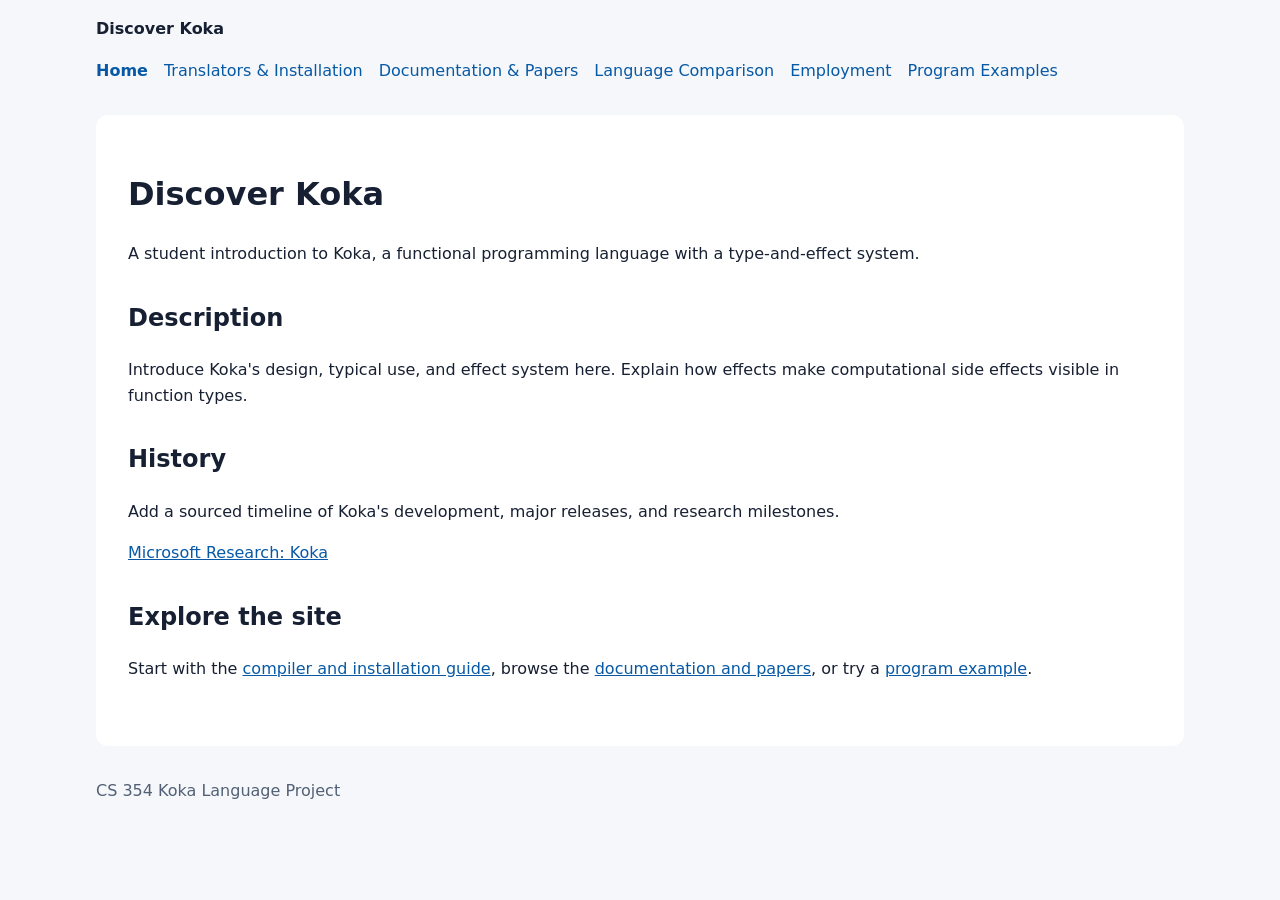
<file: Html/index.html>
<!doctype html>
<html lang="en">
<head>
  <meta charset="utf-8">
  <meta name="viewport" content="width=device-width, initial-scale=1">
  <title>Koka | Home</title>
  <link rel="stylesheet" href="styles.css">
</head>
<body>
  <header>
    <a href="index.html"><strong>Discover Koka</strong></a>
    <nav aria-label="Main navigation">
      <ul>
        <li><a href="index.html" aria-current="page">Home</a></li>
        <li><a href="installation.html">Translators &amp; Installation</a></li>
        <li><a href="resources.html">Documentation &amp; Papers</a></li>
        <li><a href="comparison.html">Language Comparison</a></li>
        <li><a href="employment.html">Employment</a></li>
        <li><a href="examples.html">Program Examples</a></li>
      </ul>
    </nav>
  </header>
  <main>
    <h1>Discover Koka</h1>
    <p>A student introduction to Koka, a functional programming language with a type-and-effect system.</p>

    <section aria-labelledby="description">
      <h2 id="description">Description</h2>
      <p>Introduce Koka's design, typical use, and effect system here. Explain how effects make computational side effects visible in function types.</p>
    </section>

    <section aria-labelledby="history">
      <h2 id="history">History</h2>
      <p>Add a sourced timeline of Koka's development, major releases, and research milestones.</p>
      <p><a href="https://www.microsoft.com/en-us/research/project/koka/">Microsoft Research: Koka</a></p>
    </section>

    <section aria-labelledby="explore">
      <h2 id="explore">Explore the site</h2>
      <p>Start with the <a href="installation.html">compiler and installation guide</a>, browse the <a href="resources.html">documentation and papers</a>, or try a <a href="examples.html">program example</a>.</p>
    </section>
  </main>
  <footer><p>CS 354 Koka Language Project</p></footer>
</body>
</html>
</file>
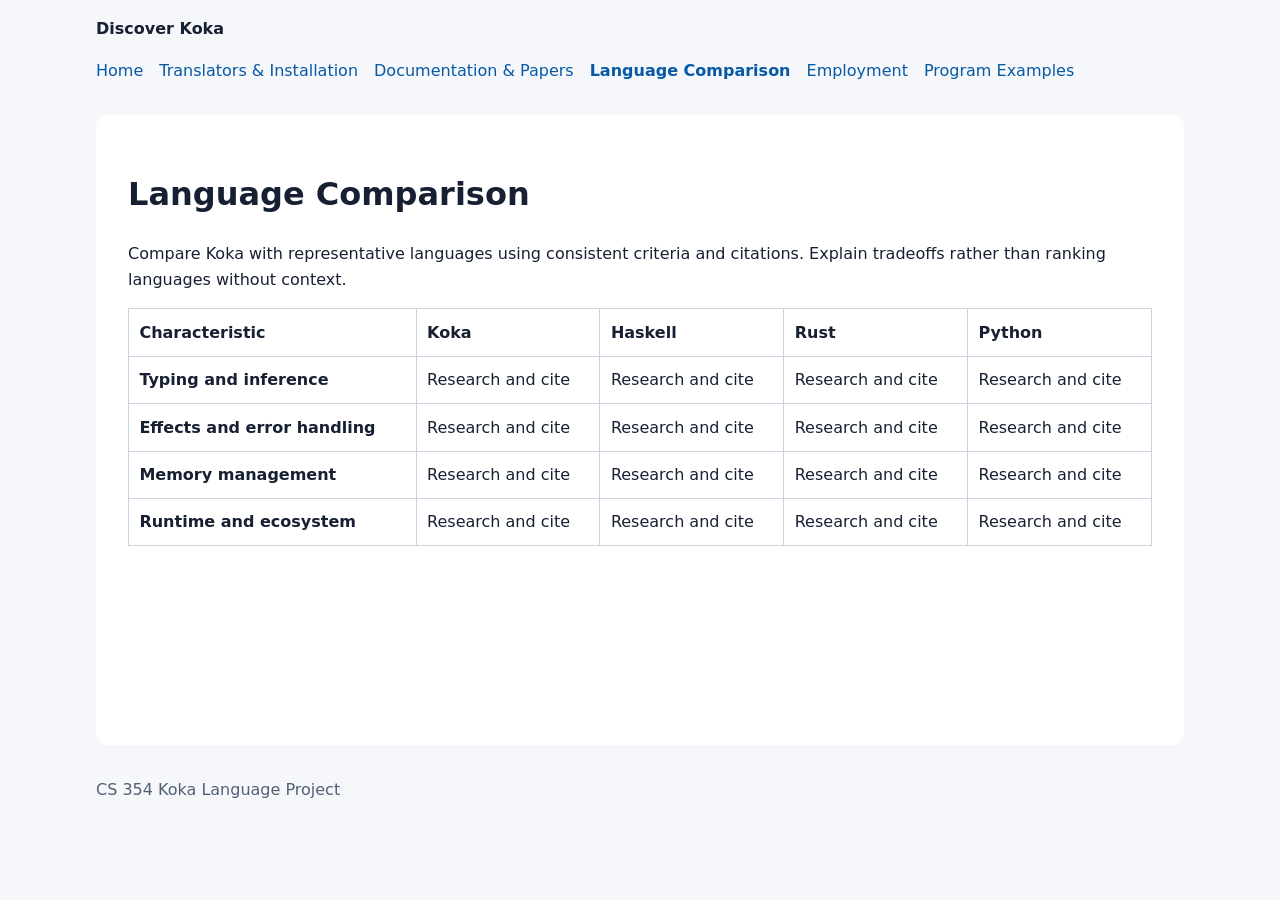
<file: Html/comparison.html>
<!doctype html>
<html lang="en">
<head>
  <meta charset="utf-8">
  <meta name="viewport" content="width=device-width, initial-scale=1">
  <title>Koka | Language Comparison</title>
  <link rel="stylesheet" href="styles.css">
</head>
<body>
  <header>
    <a href="index.html"><strong>Discover Koka</strong></a>
    <nav aria-label="Main navigation">
      <ul>
        <li><a href="index.html">Home</a></li>
        <li><a href="installation.html">Translators &amp; Installation</a></li>
        <li><a href="resources.html">Documentation &amp; Papers</a></li>
        <li><a href="comparison.html" aria-current="page">Language Comparison</a></li>
        <li><a href="employment.html">Employment</a></li>
        <li><a href="examples.html">Program Examples</a></li>
      </ul>
    </nav>
  </header>
  <main>
    <h1>Language Comparison</h1>
    <p>Compare Koka with representative languages using consistent criteria and citations. Explain tradeoffs rather than ranking languages without context.</p>
    <table>
      <thead>
        <tr><th scope="col">Characteristic</th><th scope="col">Koka</th><th scope="col">Haskell</th><th scope="col">Rust</th><th scope="col">Python</th></tr>
      </thead>
      <tbody>
        <tr><th scope="row">Typing and inference</th><td>Research and cite</td><td>Research and cite</td><td>Research and cite</td><td>Research and cite</td></tr>
        <tr><th scope="row">Effects and error handling</th><td>Research and cite</td><td>Research and cite</td><td>Research and cite</td><td>Research and cite</td></tr>
        <tr><th scope="row">Memory management</th><td>Research and cite</td><td>Research and cite</td><td>Research and cite</td><td>Research and cite</td></tr>
        <tr><th scope="row">Runtime and ecosystem</th><td>Research and cite</td><td>Research and cite</td><td>Research and cite</td><td>Research and cite</td></tr>
      </tbody>
    </table>
  </main>
  <footer><p>CS 354 Koka Language Project</p></footer>
</body>
</html>
</file>
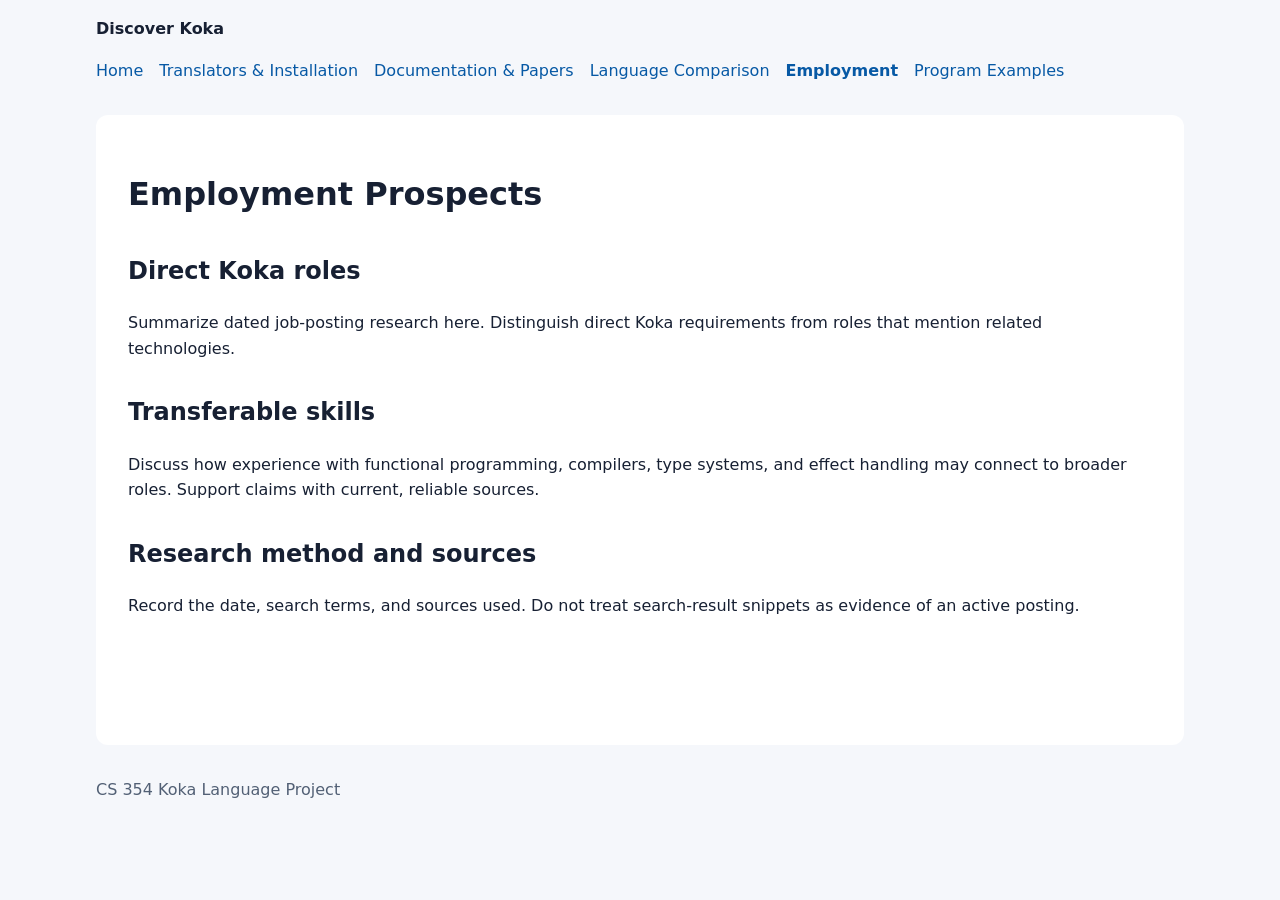
<file: Html/employment.html>
<!doctype html>
<html lang="en">
<head>
  <meta charset="utf-8">
  <meta name="viewport" content="width=device-width, initial-scale=1">
  <title>Koka | Employment Prospects</title>
  <link rel="stylesheet" href="styles.css">
</head>
<body>
  <header>
    <a href="index.html"><strong>Discover Koka</strong></a>
    <nav aria-label="Main navigation">
      <ul>
        <li><a href="index.html">Home</a></li>
        <li><a href="installation.html">Translators &amp; Installation</a></li>
        <li><a href="resources.html">Documentation &amp; Papers</a></li>
        <li><a href="comparison.html">Language Comparison</a></li>
        <li><a href="employment.html" aria-current="page">Employment</a></li>
        <li><a href="examples.html">Program Examples</a></li>
      </ul>
    </nav>
  </header>
  <main>
    <h1>Employment Prospects</h1>
    <section>
      <h2>Direct Koka roles</h2>
      <p>Summarize dated job-posting research here. Distinguish direct Koka requirements from roles that mention related technologies.</p>
    </section>
    <section>
      <h2>Transferable skills</h2>
      <p>Discuss how experience with functional programming, compilers, type systems, and effect handling may connect to broader roles. Support claims with current, reliable sources.</p>
    </section>
    <section>
      <h2>Research method and sources</h2>
      <p>Record the date, search terms, and sources used. Do not treat search-result snippets as evidence of an active posting.</p>
    </section>
  </main>
  <footer><p>CS 354 Koka Language Project</p></footer>
</body>
</html>
</file>
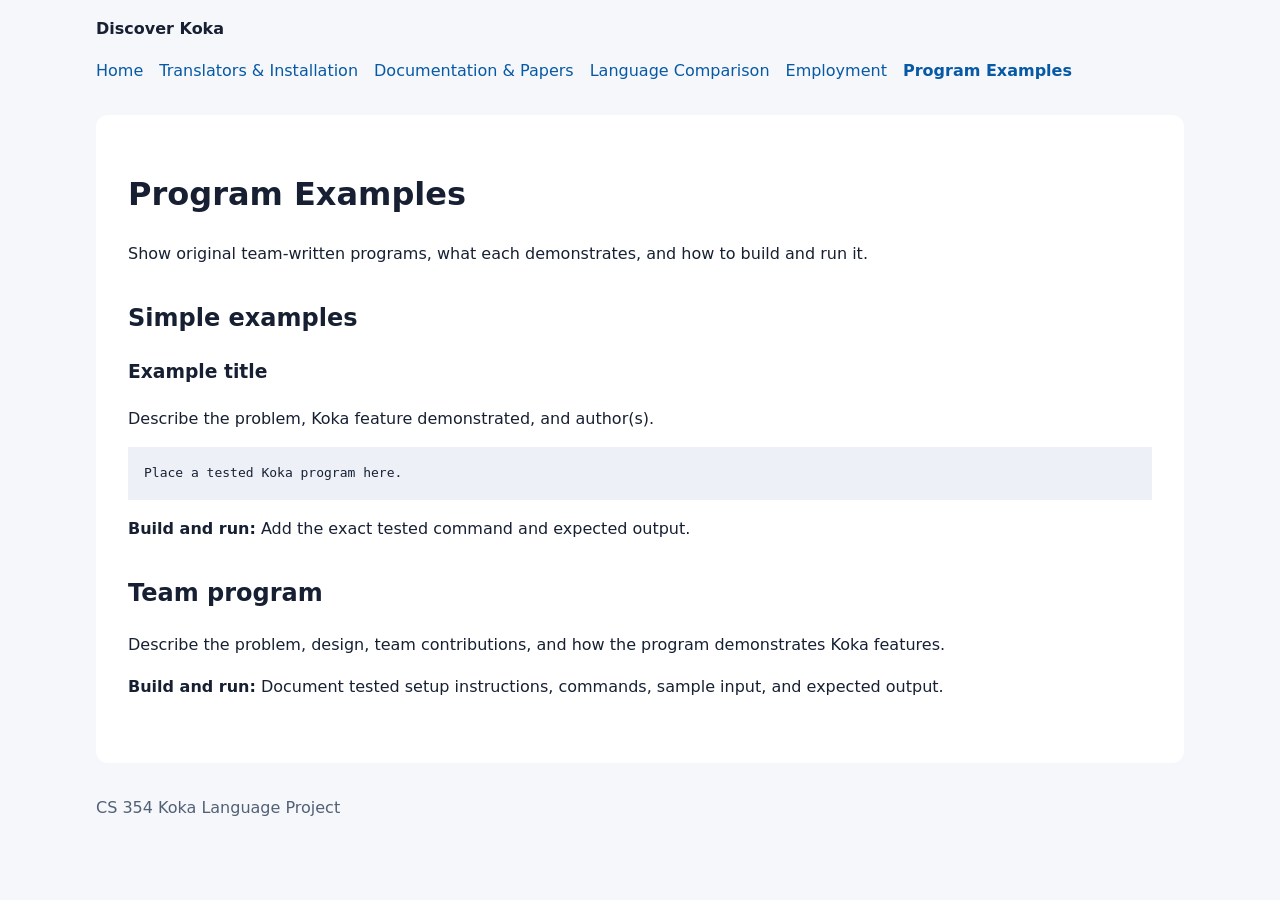
<file: Html/examples.html>
<!doctype html>
<html lang="en">
<head>
  <meta charset="utf-8">
  <meta name="viewport" content="width=device-width, initial-scale=1">
  <title>Koka | Program Examples</title>
  <link rel="stylesheet" href="styles.css">
</head>
<body>
  <header>
    <a href="index.html"><strong>Discover Koka</strong></a>
    <nav aria-label="Main navigation">
      <ul>
        <li><a href="index.html">Home</a></li>
        <li><a href="installation.html">Translators &amp; Installation</a></li>
        <li><a href="resources.html">Documentation &amp; Papers</a></li>
        <li><a href="comparison.html">Language Comparison</a></li>
        <li><a href="employment.html">Employment</a></li>
        <li><a href="examples.html" aria-current="page">Program Examples</a></li>
      </ul>
    </nav>
  </header>
  <main>
    <h1>Program Examples</h1>
    <p>Show original team-written programs, what each demonstrates, and how to build and run it.</p>
    <section>
      <h2>Simple examples</h2>
      <article>
        <h3>Example title</h3>
        <p>Describe the problem, Koka feature demonstrated, and author(s).</p>
        <pre><code>Place a tested Koka program here.</code></pre>
        <p><strong>Build and run:</strong> Add the exact tested command and expected output.</p>
      </article>
    </section>
    <section>
      <h2>Team program</h2>
      <p>Describe the problem, design, team contributions, and how the program demonstrates Koka features.</p>
      <p><strong>Build and run:</strong> Document tested setup instructions, commands, sample input, and expected output.</p>
    </section>
  </main>
  <footer><p>CS 354 Koka Language Project</p></footer>
</body>
</html>
</file>
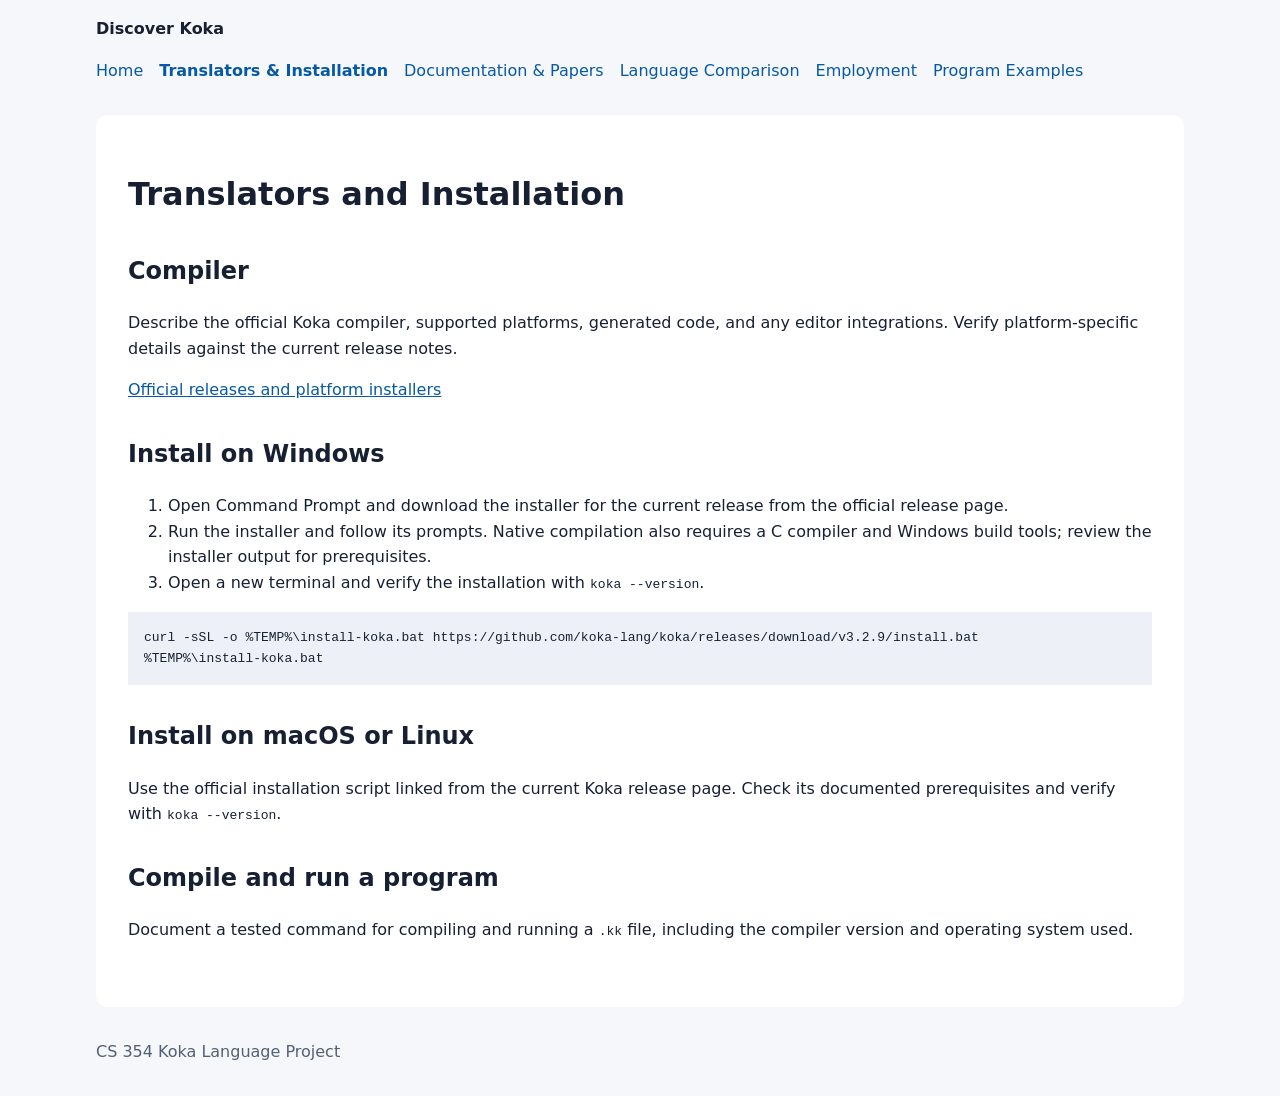
<file: Html/installation.html>
<!doctype html>
<html lang="en">
<head>
  <meta charset="utf-8">
  <meta name="viewport" content="width=device-width, initial-scale=1">
  <title>Koka | Translators and Installation</title>
  <link rel="stylesheet" href="styles.css">
</head>
<body>
  <header>
    <a href="index.html"><strong>Discover Koka</strong></a>
    <nav aria-label="Main navigation">
      <ul>
        <li><a href="index.html">Home</a></li>
        <li><a href="installation.html" aria-current="page">Translators &amp; Installation</a></li>
        <li><a href="resources.html">Documentation &amp; Papers</a></li>
        <li><a href="comparison.html">Language Comparison</a></li>
        <li><a href="employment.html">Employment</a></li>
        <li><a href="examples.html">Program Examples</a></li>
      </ul>
    </nav>
  </header>
  <main>
    <h1>Translators and Installation</h1>
    <section>
      <h2>Compiler</h2>
      <p>Describe the official Koka compiler, supported platforms, generated code, and any editor integrations. Verify platform-specific details against the current release notes.</p>
      <p><a href="https://github.com/koka-lang/koka/releases">Official releases and platform installers</a></p>
    </section>
    <section>
      <h2>Install on Windows</h2>
      <ol>
        <li>Open Command Prompt and download the installer for the current release from the official release page.</li>
        <li>Run the installer and follow its prompts. Native compilation also requires a C compiler and Windows build tools; review the installer output for prerequisites.</li>
        <li>Open a new terminal and verify the installation with <code>koka --version</code>.</li>
      </ol>
      <pre><code>curl -sSL -o %TEMP%\install-koka.bat https://github.com/koka-lang/koka/releases/download/v3.2.9/install.bat
%TEMP%\install-koka.bat</code></pre>
    </section>
    <section>
      <h2>Install on macOS or Linux</h2>
      <p>Use the official installation script linked from the current Koka release page. Check its documented prerequisites and verify with <code>koka --version</code>.</p>
    </section>
    <section>
      <h2>Compile and run a program</h2>
      <p>Document a tested command for compiling and running a <code>.kk</code> file, including the compiler version and operating system used.</p>
    </section>
  </main>
  <footer><p>CS 354 Koka Language Project</p></footer>
</body>
</html>
</file>
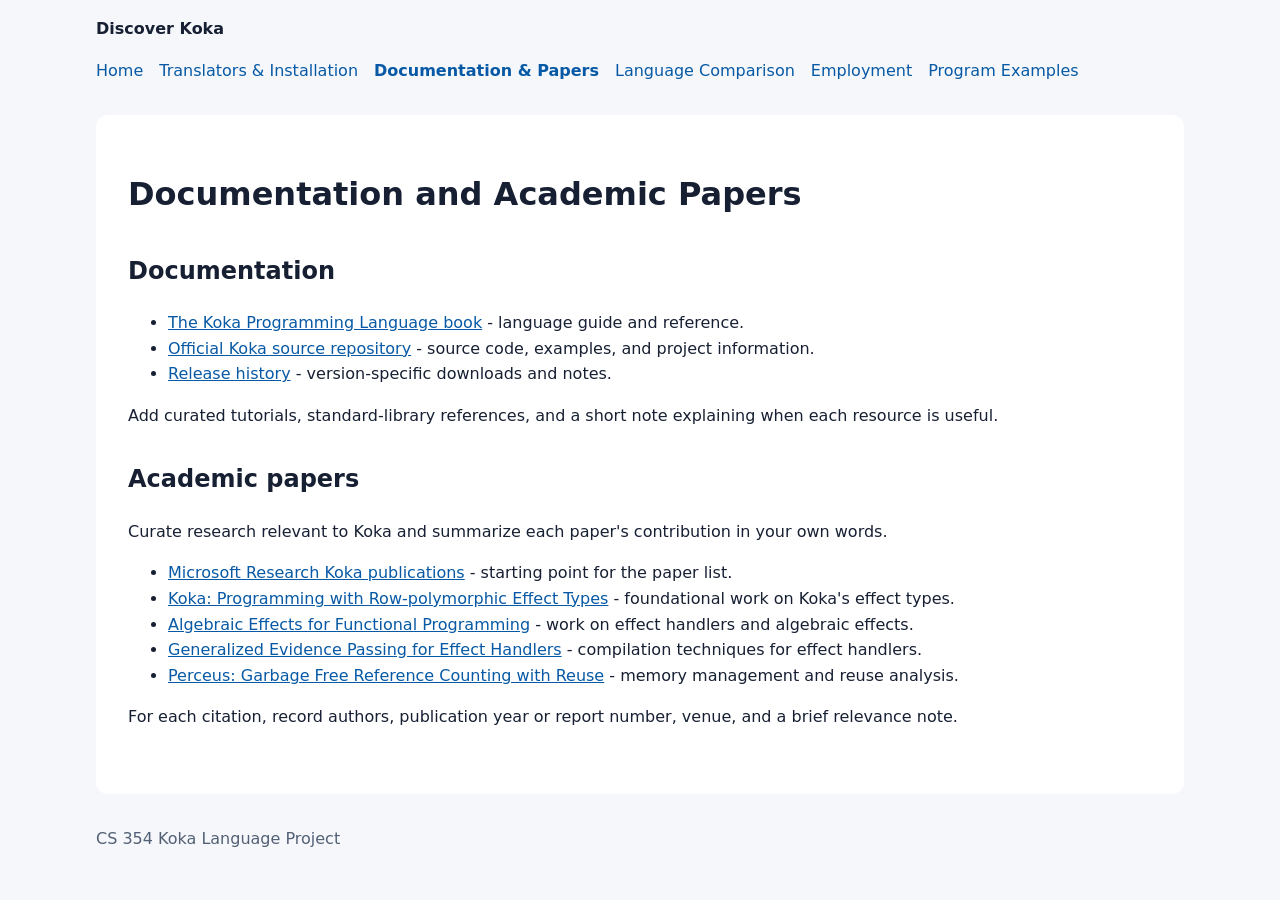
<file: Html/resources.html>
<!doctype html>
<html lang="en">
<head>
  <meta charset="utf-8">
  <meta name="viewport" content="width=device-width, initial-scale=1">
  <title>Koka | Documentation and Academic Papers</title>
  <link rel="stylesheet" href="styles.css">
</head>
<body>
  <header>
    <a href="index.html"><strong>Discover Koka</strong></a>
    <nav aria-label="Main navigation">
      <ul>
        <li><a href="index.html">Home</a></li>
        <li><a href="installation.html">Translators &amp; Installation</a></li>
        <li><a href="resources.html" aria-current="page">Documentation &amp; Papers</a></li>
        <li><a href="comparison.html">Language Comparison</a></li>
        <li><a href="employment.html">Employment</a></li>
        <li><a href="examples.html">Program Examples</a></li>
      </ul>
    </nav>
  </header>
  <main>
    <h1>Documentation and Academic Papers</h1>
    <section>
      <h2>Documentation</h2>
      <ul>
        <li><a href="https://koka-lang.github.io/koka/doc/book.html">The Koka Programming Language book</a> - language guide and reference.</li>
        <li><a href="https://github.com/koka-lang/koka">Official Koka source repository</a> - source code, examples, and project information.</li>
        <li><a href="https://github.com/koka-lang/koka/releases">Release history</a> - version-specific downloads and notes.</li>
      </ul>
      <p>Add curated tutorials, standard-library references, and a short note explaining when each resource is useful.</p>
    </section>
    <section>
      <h2>Academic papers</h2>
      <p>Curate research relevant to Koka and summarize each paper's contribution in your own words.</p>
      <ul>
        <li><a href="https://www.microsoft.com/en-us/research/project/koka/publications/">Microsoft Research Koka publications</a> - starting point for the paper list.</li>
        <li><a href="https://www.microsoft.com/en-us/research/wp-content/uploads/2016/02/koka-effects-2013.pdf">Koka: Programming with Row-polymorphic Effect Types</a> - foundational work on Koka's effect types.</li>
        <li><a href="https://www.microsoft.com/en-us/research/wp-content/uploads/2016/08/algeff-tr-2016-v2.pdf">Algebraic Effects for Functional Programming</a> - work on effect handlers and algebraic effects.</li>
        <li><a href="https://www.microsoft.com/en-us/research/wp-content/uploads/2021/03/multip-tr-v2.pdf">Generalized Evidence Passing for Effect Handlers</a> - compilation techniques for effect handlers.</li>
        <li><a href="https://www.microsoft.com/en-us/research/wp-content/uploads/2021/06/perceus-pldi21.pdf">Perceus: Garbage Free Reference Counting with Reuse</a> - memory management and reuse analysis.</li>
      </ul>
      <p>For each citation, record authors, publication year or report number, venue, and a brief relevance note.</p>
    </section>
  </main>
  <footer><p>CS 354 Koka Language Project</p></footer>
</body>
</html>
</file>
<file: Html/styles.css>
:root {
  color-scheme: light;
  font-family: system-ui, sans-serif;
  line-height: 1.6;
  color: #172033;
  background: #f5f7fb;
}

* {
  box-sizing: border-box;
}

body {
  margin: 0;
}

header,
main,
footer {
  width: min(100% - 2rem, 68rem);
  margin-inline: auto;
}

header {
  padding-block: 1rem;
}

header a {
  color: inherit;
  text-decoration: none;
}

nav ul {
  display: flex;
  flex-wrap: wrap;
  gap: 0.5rem 1rem;
  padding: 0;
  list-style: none;
}

nav a,
a {
  color: #0759a5;
}

nav a[aria-current="page"] {
  font-weight: 700;
}

main {
  min-height: 70vh;
  padding: 2rem;
  border-radius: 0.75rem;
  background: #fff;
}

section {
  margin-block: 2rem;
}

table {
  width: 100%;
  border-collapse: collapse;
}

th,
td {
  padding: 0.65rem;
  border: 1px solid #cbd3df;
  text-align: left;
  vertical-align: top;
}

pre {
  overflow-x: auto;
  padding: 1rem;
  background: #edf1f7;
}

footer {
  padding-block: 1rem;
  color: #526075;
}

@media (max-width: 40rem) {
  main {
    padding: 1.25rem;
  }
}
</file>
